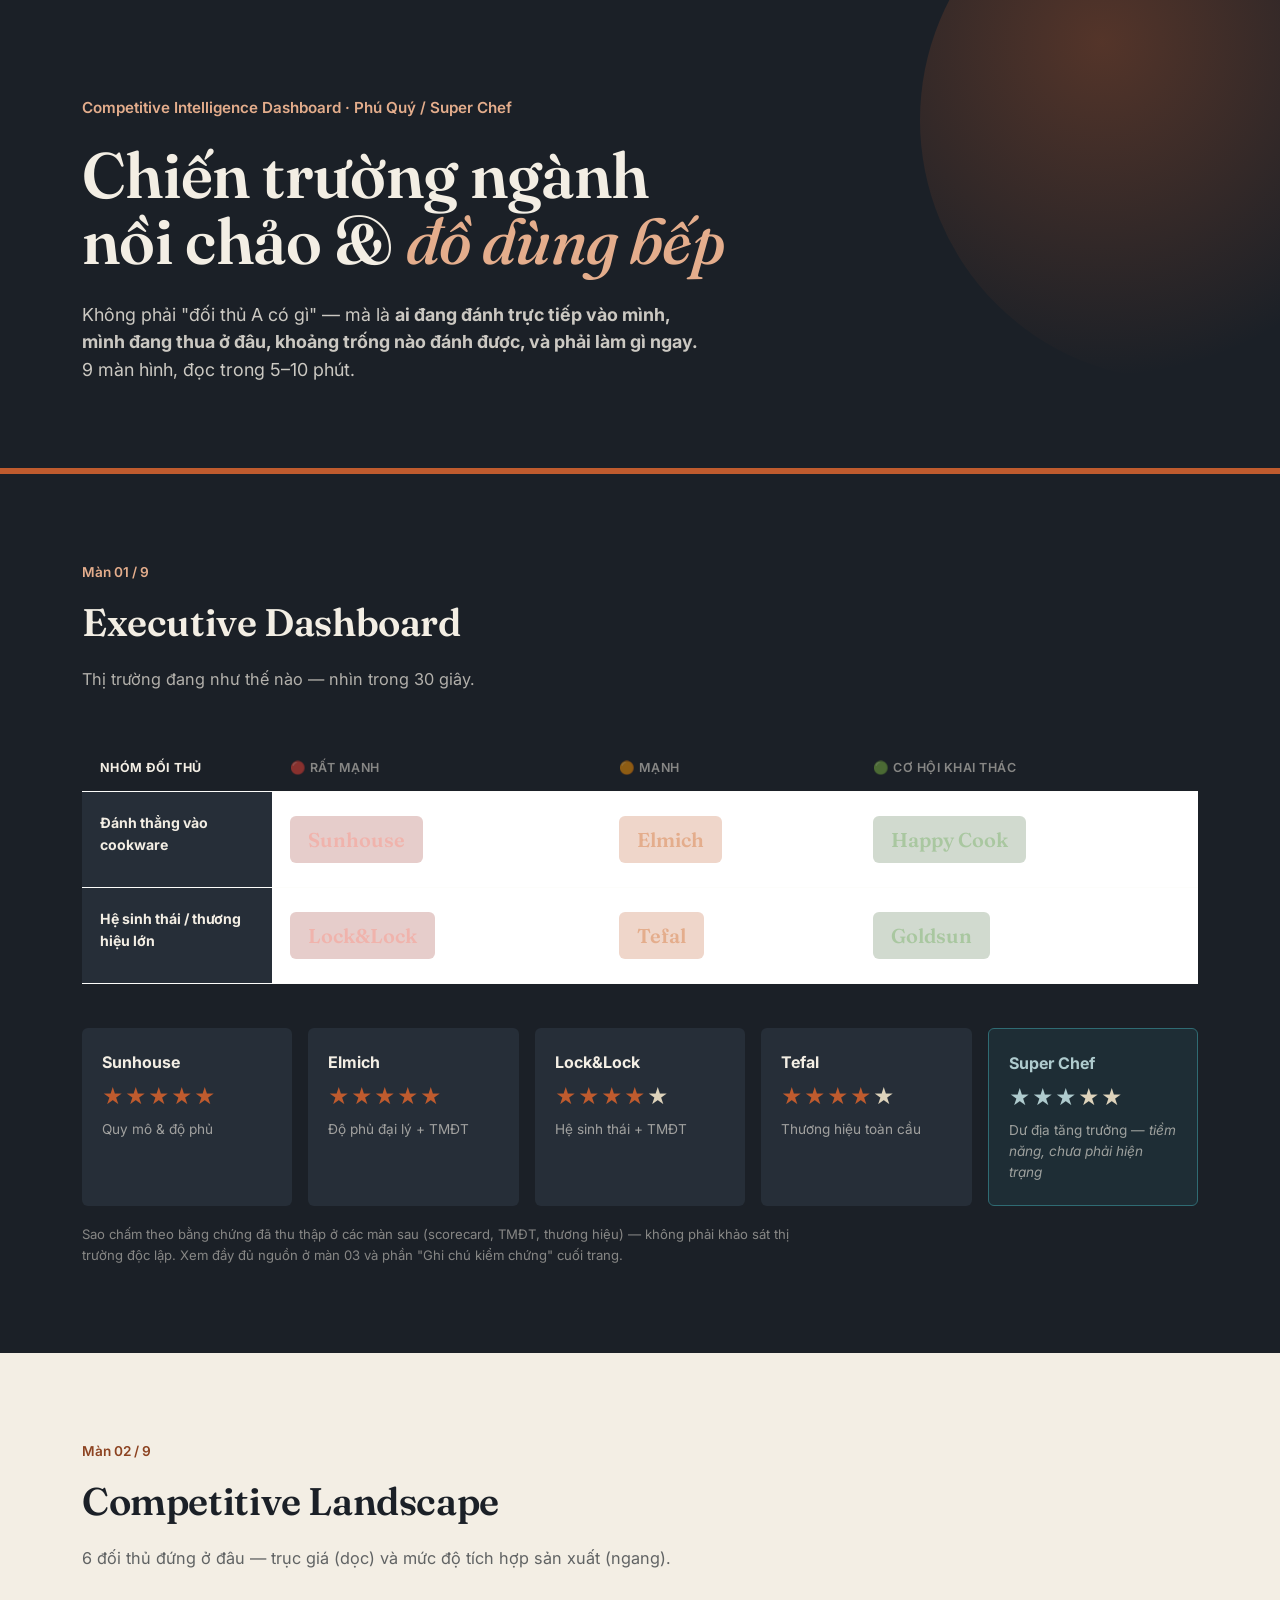
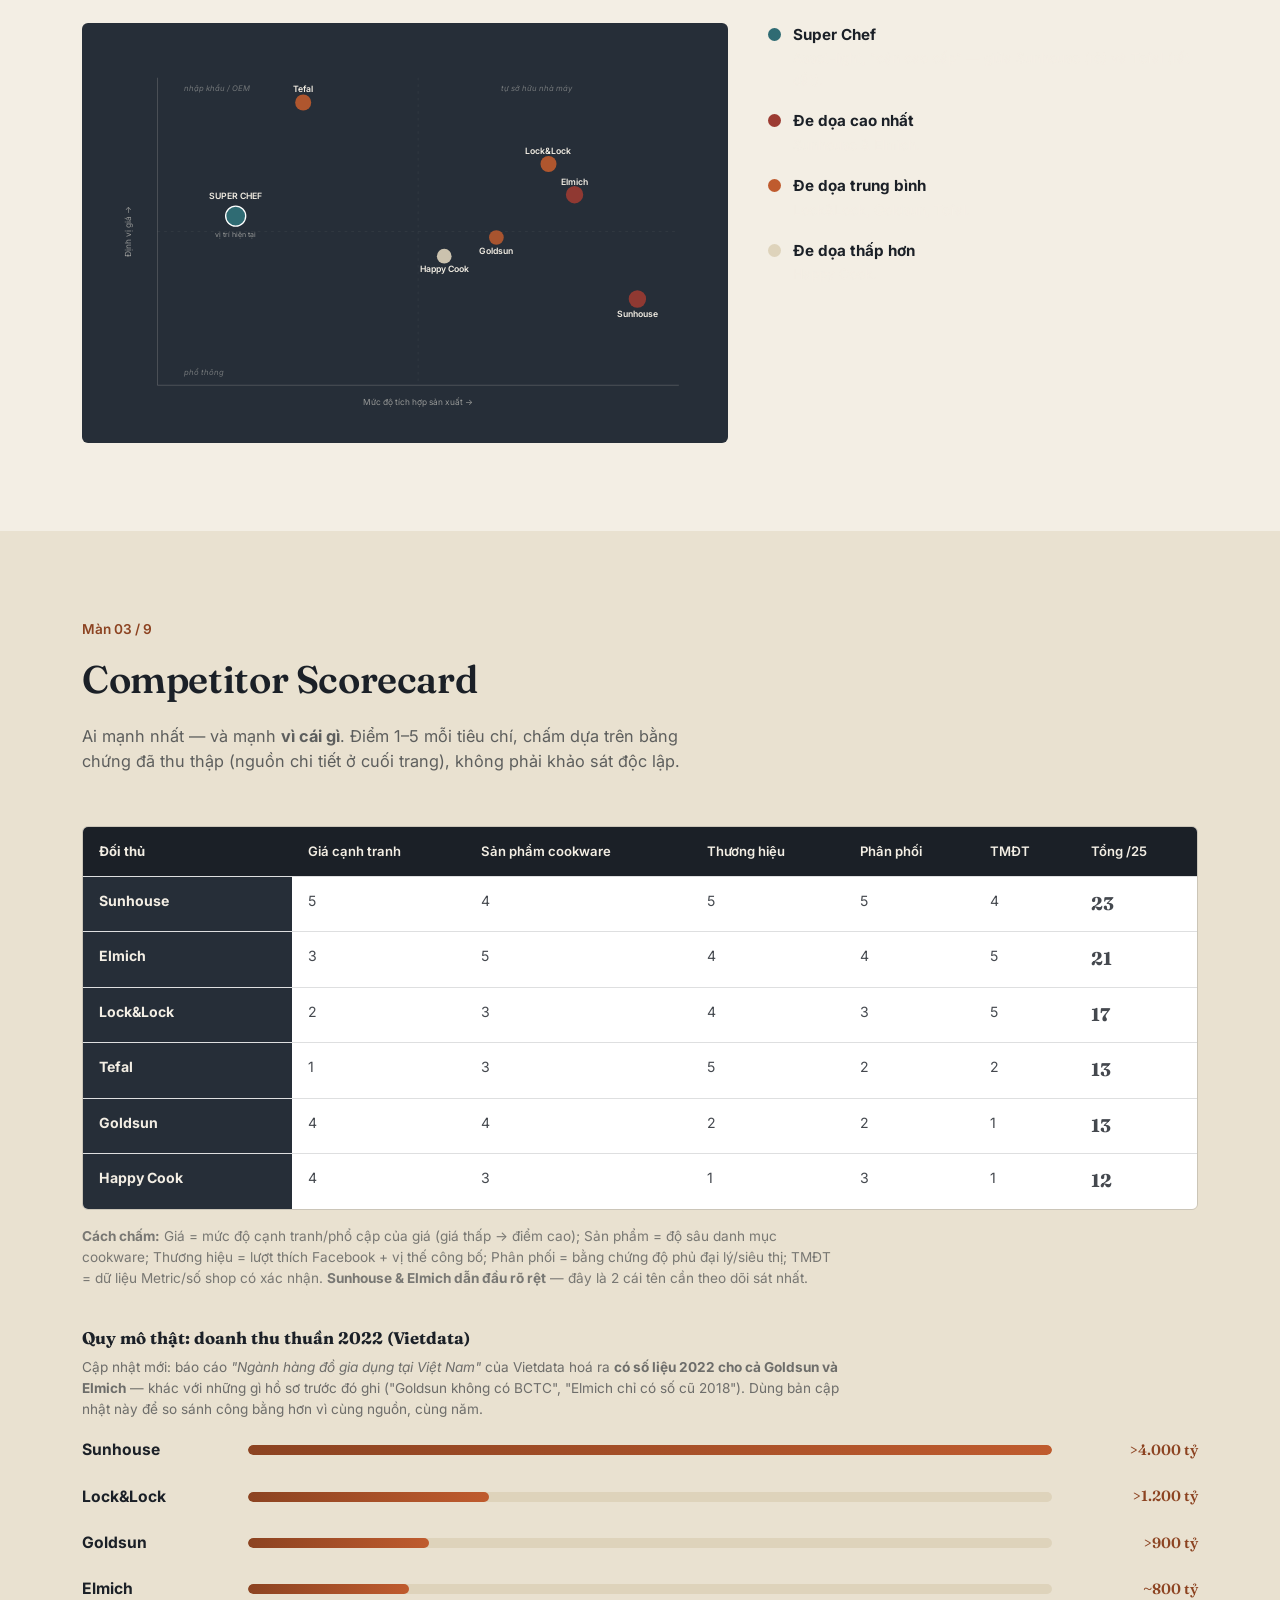
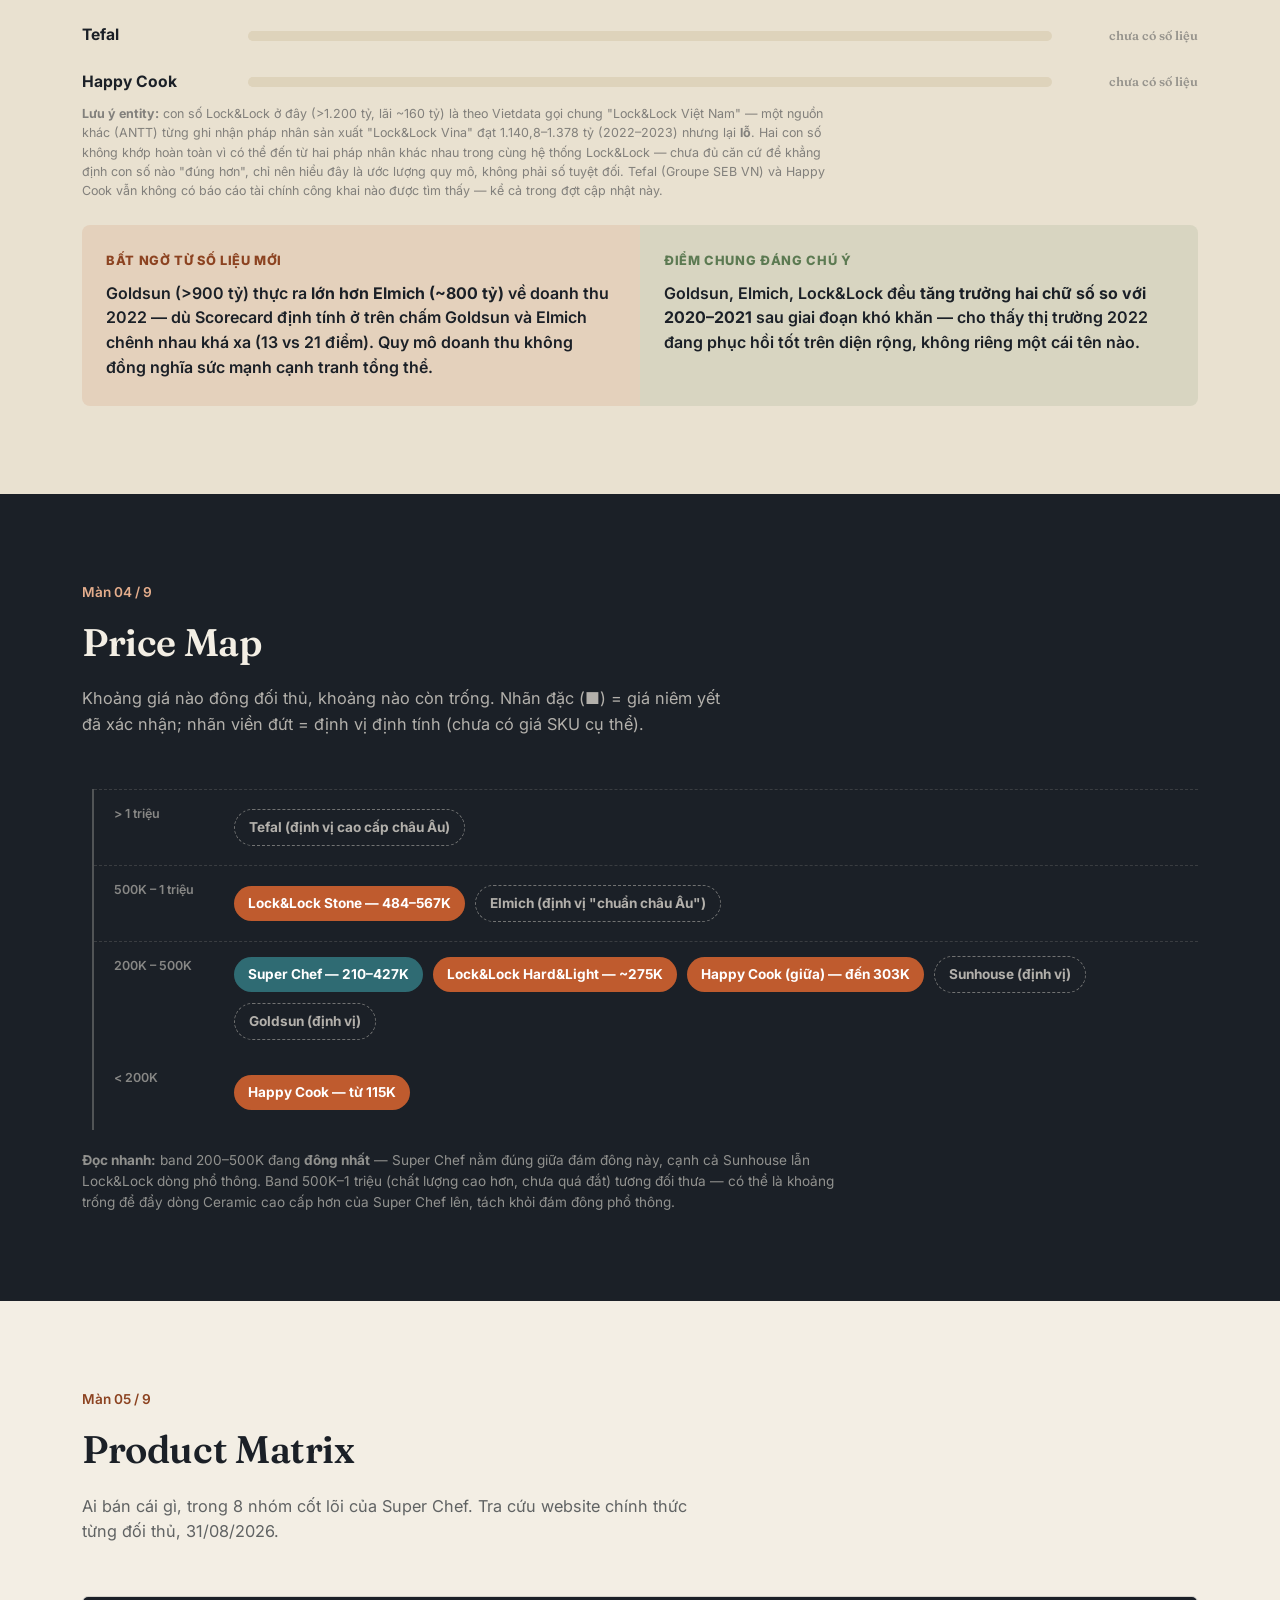
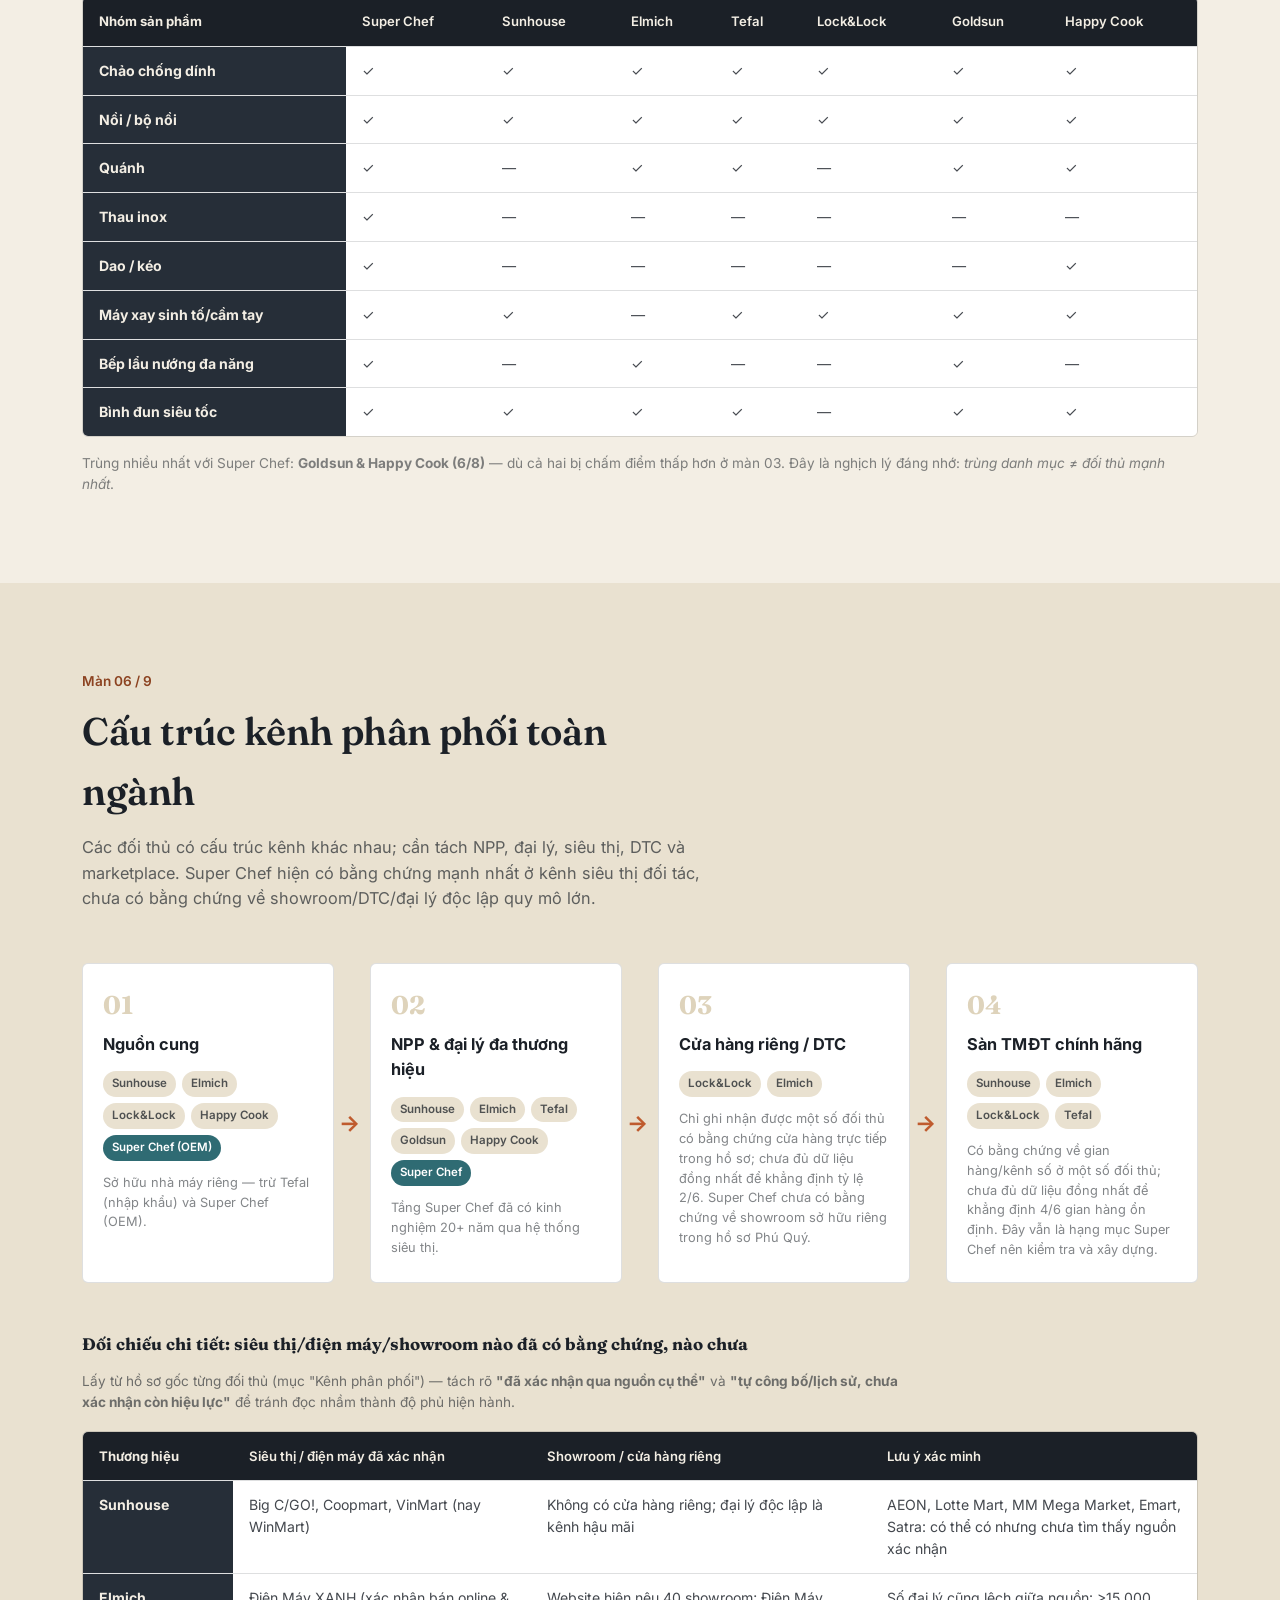
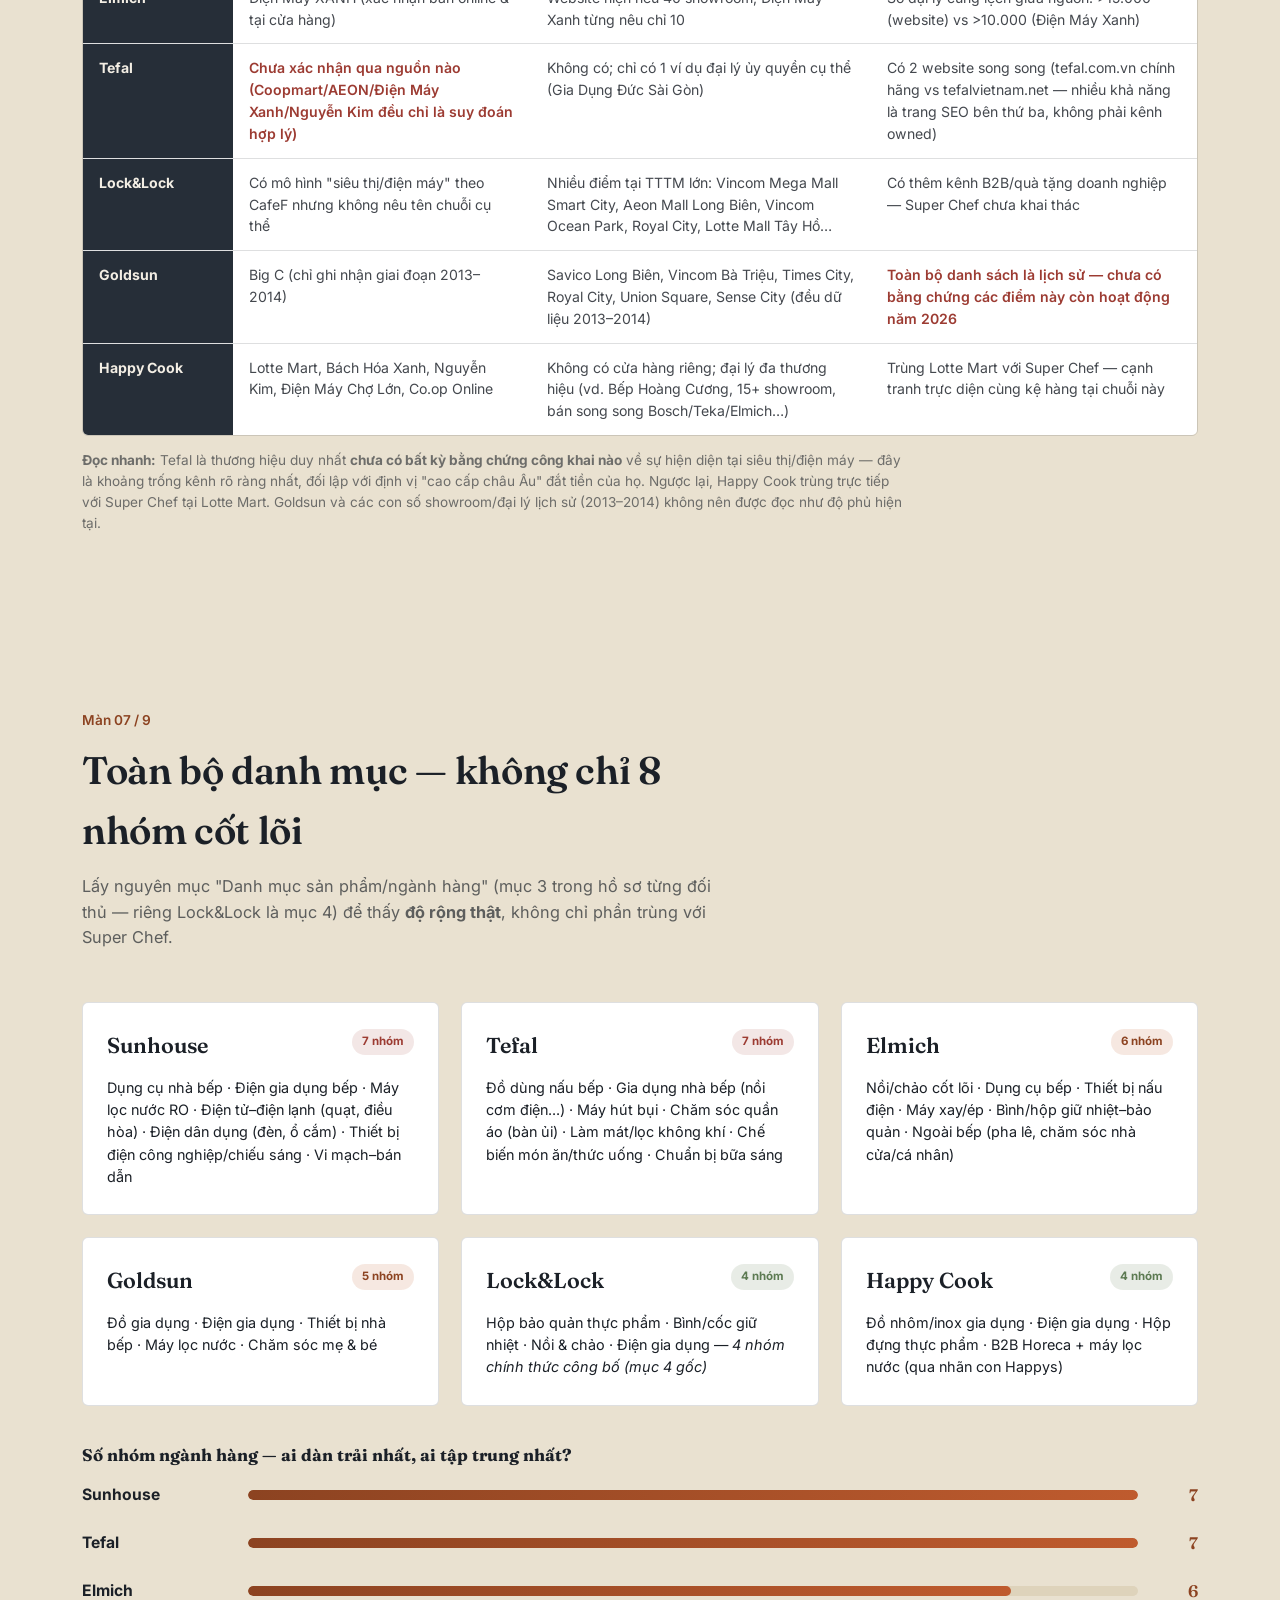
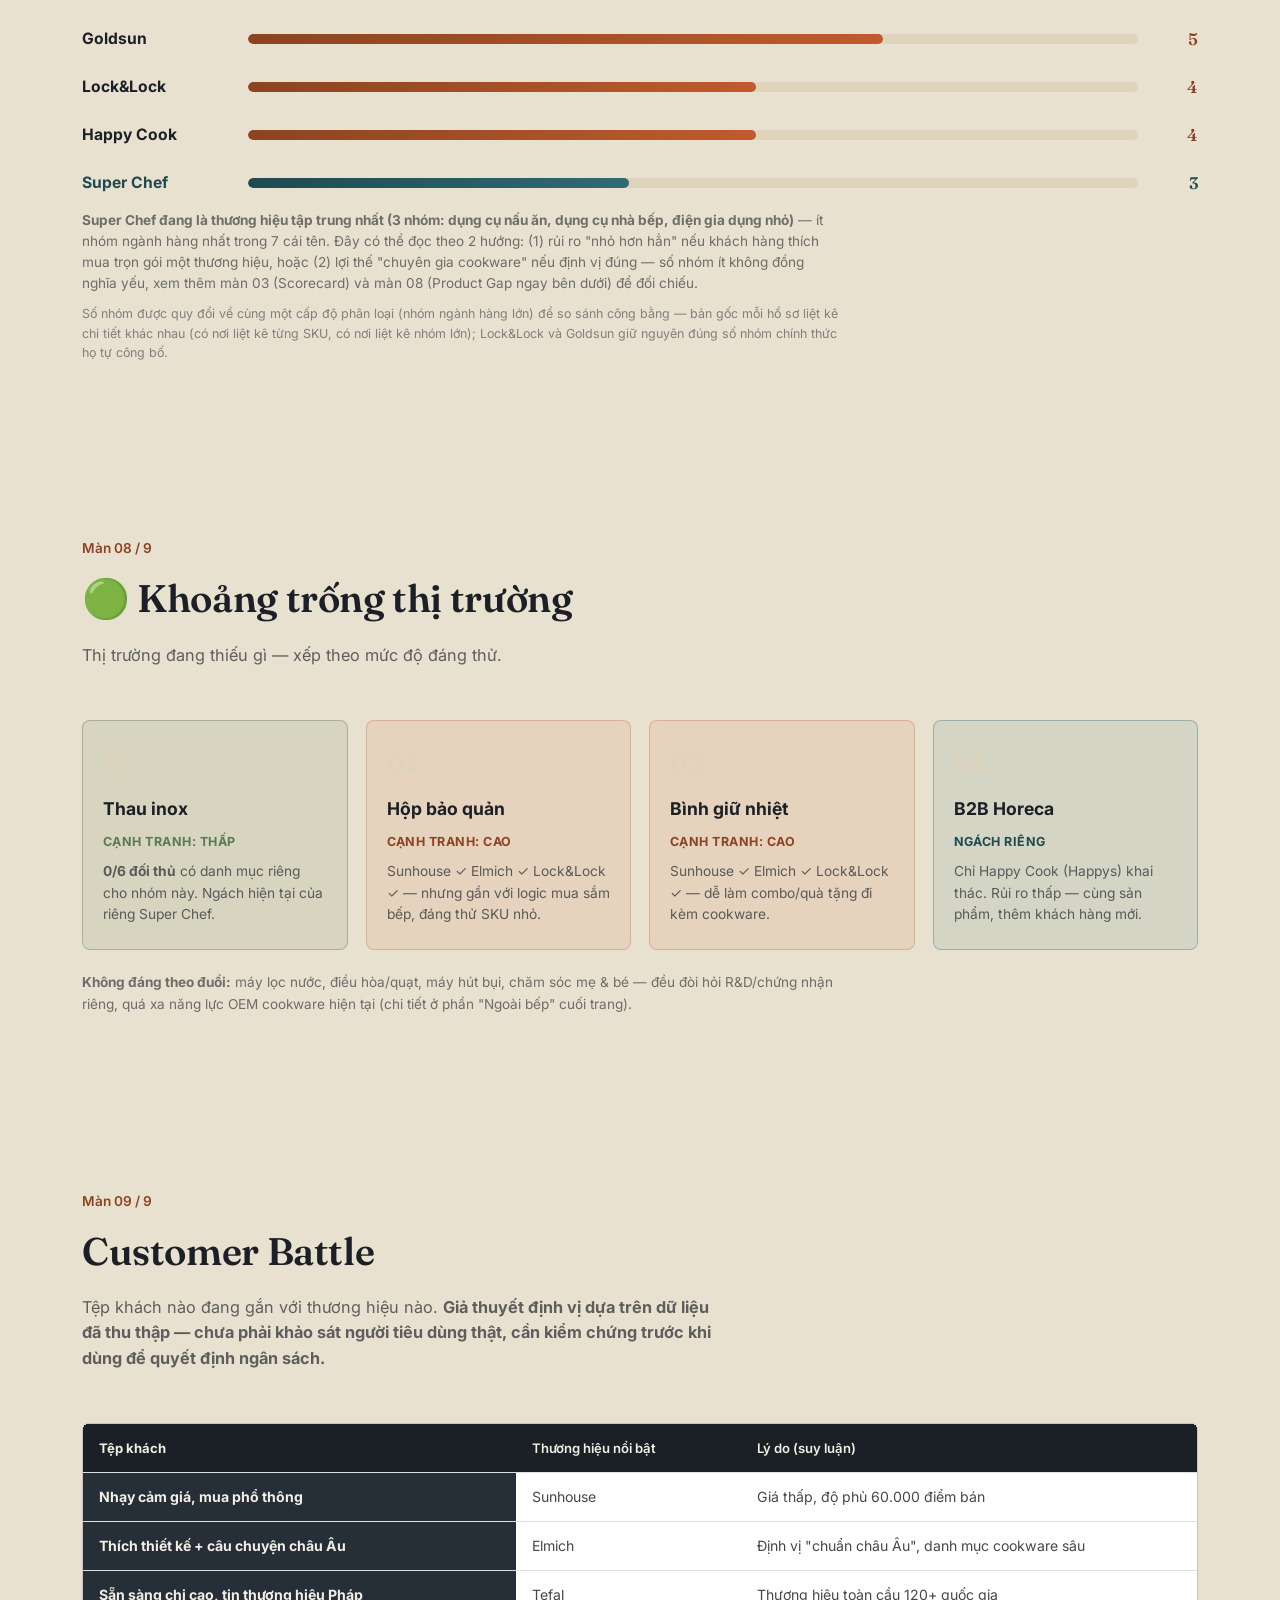
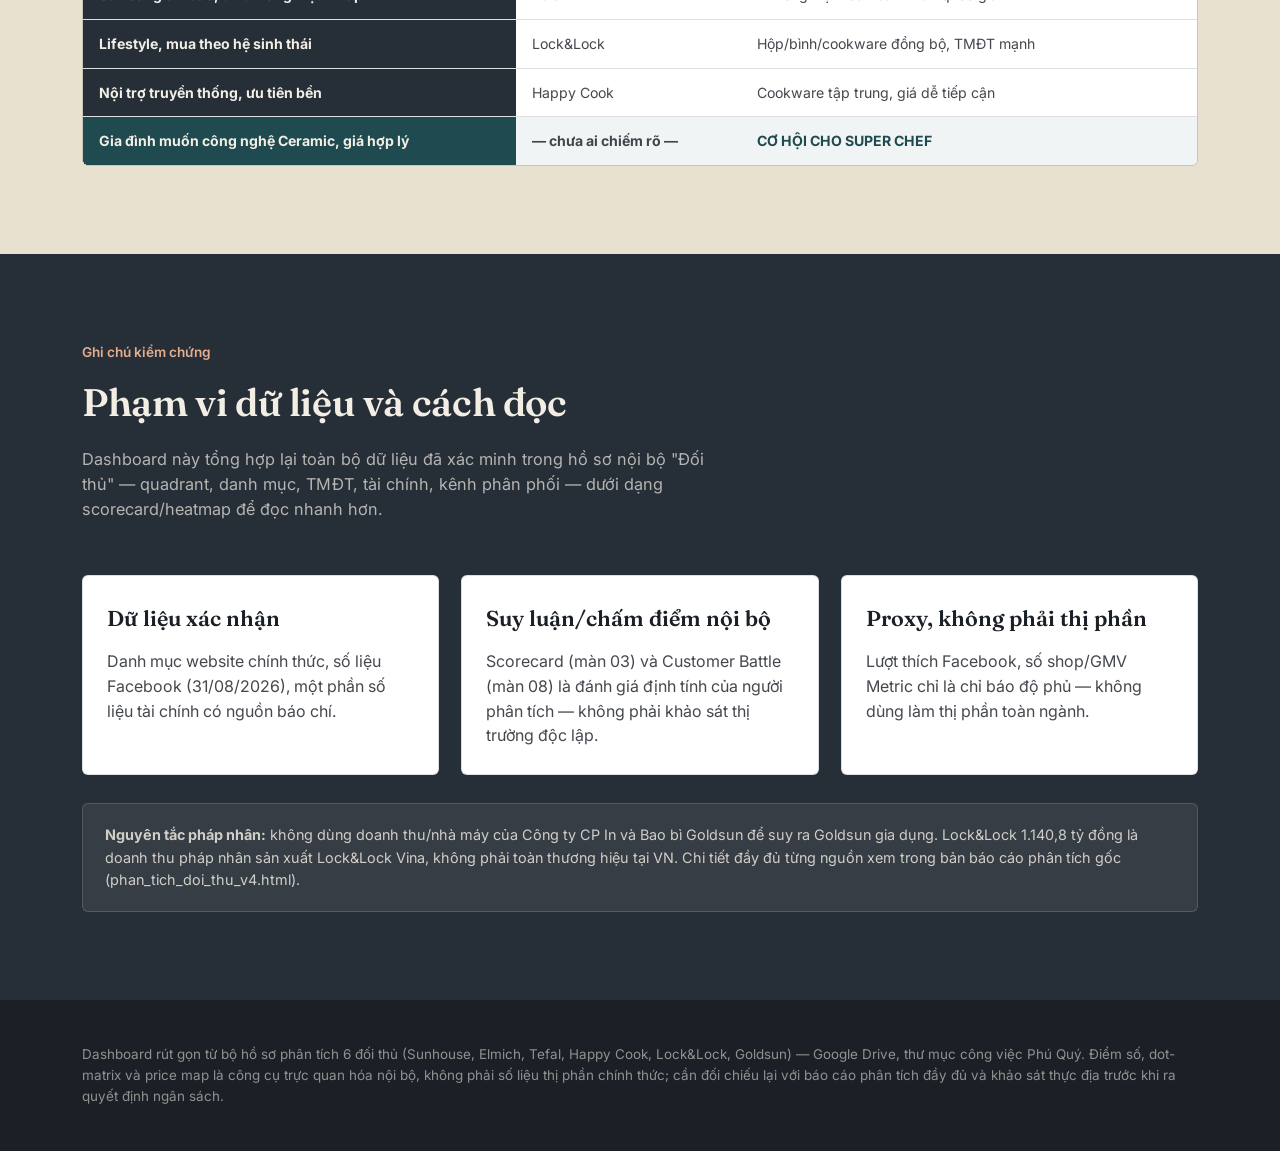
<file: assets/Dashboard_Doi_Thu.html>
<!DOCTYPE html>
<html lang="vi">
<head>
<meta charset="UTF-8">
<meta name="viewport" content="width=device-width, initial-scale=1.0">
<title>Bản đồ đối thủ — Ngành gia dụng bếp Việt Nam</title>
<link rel="preconnect" href="https://fonts.googleapis.com">
<link href="https://fonts.googleapis.com/css2?family=Fraunces:opsz,wght@9..144,400;9..144,500;9..144,600;9..144,700;9..144,900&family=Inter:wght@400;500;600;700;800&display=swap" rel="stylesheet">
<style>
  :root{
    --ink:#1B2027;
    --ink-2:#262E38;
    --ink-3:#333D49;
    --paper:#F3EEE4;
    --paper-2:#E9E1D0;
    --paper-3:#DED3BB;
    --copper:#BF5B2E;
    --copper-dim:#8C4321;
    --copper-soft:#E4AD8C;
    --teal:#2F6B73;
    --teal-dim:#1F4A50;
    --teal-soft:#AFCBCE;
    --brick:#9C3B32;
    --sage:#5C7A52;
    --line:rgba(27,32,39,0.14);
    --line-dark:rgba(243,238,228,0.16);
    --serif:'Fraunces', Georgia, serif;
    --sans:'Inter', -apple-system, sans-serif;
  }
  *{box-sizing:border-box; margin:0; padding:0;}
  html{scroll-behavior:smooth;}
  body{
    font-family:var(--sans);
    background:var(--paper);
    color:var(--ink);
    line-height:1.55;
    -webkit-font-smoothing:antialiased;
  }
  img,svg{display:block; max-width:100%;}
  .wrap{max-width:1180px; margin:0 auto; padding:0 32px;}
  @media (max-width:640px){ .wrap{padding:0 20px;} }

  a{color:inherit;}

  /* ---------- HERO ---------- */
  .hero{
    background:var(--ink);
    color:var(--paper);
    padding:96px 0 84px;
    position:relative;
    overflow:hidden;
    border-bottom:6px solid var(--copper);
  }
  .hero::before{
    content:"";
    position:absolute; top:-140px; right:-160px;
    width:520px; height:520px; border-radius:50%;
    background:radial-gradient(circle at 35% 35%, rgba(191,91,46,0.35), rgba(191,91,46,0) 70%);
  }
  .hero .kicker{
    font-size:0.95rem; color:var(--copper-soft); font-weight:600;
    max-width:560px; margin-bottom:22px;
  }
  .hero h1{
    font-family:var(--serif);
    font-weight:600;
    font-size:clamp(2.5rem, 5vw, 4.3rem);
    line-height:1.04;
    max-width:820px;
    letter-spacing:-0.01em;
  }
  .hero h1 em{ font-style:italic; color:var(--copper-soft); font-weight:500;}
  .hero .lede{
    margin-top:26px; max-width:620px; font-size:1.12rem; color:rgba(243,238,228,0.82);
  }
  .hero-stats{
    display:flex; gap:56px; margin-top:56px; flex-wrap:wrap;
  }
  .hero-stat .num{
    font-family:var(--serif); font-weight:600; font-size:3.1rem; color:var(--paper); line-height:1;
  }
  .hero-stat .lab{
    margin-top:8px; font-size:0.88rem; color:rgba(243,238,228,0.65); max-width:170px;
  }

  /* ---------- SECTION HEADS ---------- */
  section{ padding:88px 0; }
  section.on-ink{ background:var(--ink); color:var(--paper); }
  .sec-head{ max-width:640px; margin-bottom:52px; }
  .sec-head .tag{ font-size:0.85rem; color:var(--copper-dim); font-weight:600; margin-bottom:10px;}
  section.on-ink .sec-head .tag{ color:var(--copper-soft); }
  .sec-head h2{
    font-family:var(--serif); font-weight:600; font-size:clamp(1.7rem,3vw,2.5rem); letter-spacing:-0.01em;
  }
  .sec-head p{ margin-top:14px; color:rgba(27,32,39,0.68); font-size:1.02rem; }
  section.on-ink .sec-head p{ color:rgba(243,238,228,0.7); }

  /* ---------- QUADRANT MAP ---------- */
  .quad-shell{
    display:grid; grid-template-columns: 1.5fr 1fr; gap:40px; align-items:start;
  }
  @media (max-width:900px){ .quad-shell{ grid-template-columns:1fr; } }
  .quad-card{
    background:var(--ink-2); border-radius:6px; padding:28px 22px 18px;
  }
  .axis-label{ font-size:0.78rem; fill:rgba(243,238,228,0.55); font-family:var(--sans); }
  .quad-label{ font-size:0.72rem; fill:rgba(243,238,228,0.38); font-family:var(--sans); font-style:italic;}
  .node-label{ font-family:var(--sans); font-weight:600; font-size:13px; fill:var(--paper); }
  .node-sub{ font-family:var(--sans); font-size:10.5px; fill:rgba(243,238,228,0.55); }

  .legend{ display:flex; flex-direction:column; gap:18px; }
  .legend-item{ display:flex; gap:12px; align-items:flex-start; }
  .legend-dot{ width:13px; height:13px; border-radius:50%; margin-top:5px; flex:none; }
  .legend-item h4{ font-size:0.95rem; font-weight:700; }
  .legend-item p{ font-size:0.86rem; color:rgba(243,238,228,0.62); margin-top:2px; }

  /* ---------- THREAT BARS ---------- */
  .threat-list{ display:flex; flex-direction:column; gap:22px; margin-top:8px; }
  .threat-row{ display:grid; grid-template-columns:150px 1fr 44px; align-items:center; gap:16px; }
  .threat-row .name{ font-weight:700; font-size:0.98rem; }
  .threat-track{ height:10px; background:var(--paper-3); border-radius:6px; overflow:hidden; }
  .threat-fill{ height:100%; border-radius:6px; background:linear-gradient(90deg, var(--copper-dim), var(--copper)); }
  .threat-row .score{ font-family:var(--serif); font-weight:600; font-size:1.05rem; text-align:right; color:var(--copper-dim);}
  .threat-note{ grid-column:1 / -1; font-size:0.85rem; color:rgba(27,32,39,0.6); margin-top:-10px; padding-left:166px;}
  @media (max-width:640px){
    .threat-row{ grid-template-columns:110px 1fr 36px; }
    .threat-note{ padding-left:0; }
  }
  .threat-row.wide-score{ grid-template-columns:150px 1fr 130px; }
  .threat-row.wide-score .score{ font-size:0.92rem; white-space:nowrap; }
  @media (max-width:640px){ .threat-row.wide-score{ grid-template-columns:110px 1fr 110px; } }

  /* ---------- CARD GRID ---------- */
  .card-grid{
    display:grid; grid-template-columns:repeat(3, 1fr); gap:22px;
  }
  @media (max-width:920px){ .card-grid{ grid-template-columns:repeat(2,1fr);} }
  @media (max-width:640px){ .card-grid{ grid-template-columns:1fr;} }
  .rival-card{
    background:#fff; color:var(--ink); border:1px solid var(--line); border-radius:6px; padding:26px 24px;
    display:flex; flex-direction:column; gap:14px;
  }
  /* High-contrast override for cards placed inside dark sections. */
  .on-ink .rival-card,
  .on-ink .rival-card h3,
  .on-ink .rival-card p,
  .on-ink .rival-card .field{
    color:var(--ink);
  }
  .on-ink .rival-card p,
  .on-ink .rival-card .field{
    color:rgba(27,32,39,.82);
  }
  .rival-card .top{ display:flex; justify-content:space-between; align-items:flex-start; gap:10px;}
  .rival-card h3{ font-family:var(--serif); font-size:1.35rem; font-weight:600; }
  .pill{
    font-size:0.72rem; font-weight:700; padding:4px 10px; border-radius:20px; white-space:nowrap;
  }
  .pill.high{ background:rgba(156,59,50,0.12); color:var(--brick); }
  .pill.mid{ background:rgba(191,91,46,0.14); color:var(--copper-dim); }
  .pill.low{ background:rgba(92,122,82,0.14); color:var(--sage); }
  .rival-card .field{ font-size:0.9rem; }
  .rival-card .field b{ display:block; font-size:0.72rem; text-transform:uppercase; letter-spacing:0.04em; color:rgba(27,32,39,0.45); font-weight:700; margin-bottom:3px;}
  .rival-card .gap{
    margin-top:auto; padding-top:14px; border-top:1px dashed var(--line);
    font-size:0.88rem; color:var(--teal-dim); font-weight:500;
  }
  .rival-card .field.scale{
    background:var(--paper); border-radius:5px; padding:12px 14px; margin:2px 0;
  }
  .rival-card .field.scale b{ color:var(--copper-dim); }
  .rival-card .field.scale .u{ color:var(--brick); font-weight:600; }
  .fn{
    display:inline-block; font-size:0.68rem; color:var(--teal-dim); font-weight:700;
    vertical-align:super; margin-left:2px; cursor:default;
  }
  .cite-block{
    margin-top:36px; padding-top:24px; border-top:1px solid var(--line);
  }
  .cite-block h5{ font-size:0.82rem; text-transform:uppercase; letter-spacing:0.04em; color:rgba(27,32,39,0.5); margin-bottom:14px; font-weight:700;}
  .cite-grid{ display:grid; grid-template-columns:repeat(3,1fr); gap:10px 28px; }
  @media (max-width:920px){ .cite-grid{ grid-template-columns:repeat(2,1fr);} }
  @media (max-width:640px){ .cite-grid{ grid-template-columns:1fr;} }
  .cite-item{ font-size:0.82rem; color:rgba(27,32,39,0.62); line-height:1.5; }
  .cite-item b{ color:var(--ink); font-weight:700; }
  .cite-item .unc{ color:var(--brick); font-weight:600; }


  .source-row{margin-top:10px; font-size:.76rem; line-height:1.45; color:rgba(27,32,39,.62);}
  .source-row a,.source-link{color:var(--teal-dim); font-weight:700; text-decoration:underline; text-underline-offset:2px;}
  .source-row a:hover,.source-link:hover{color:var(--copper-dim);}
  .method-note{margin-top:18px; padding:14px 16px; background:rgba(47,107,115,.08); border-left:4px solid var(--teal); font-size:.86rem; color:rgba(27,32,39,.78);}

  /* ---------- TABLE ---------- */
  .table-scroll{ overflow-x:auto; border:1px solid var(--line); border-radius:6px; }
  table{ border-collapse:collapse; width:100%; min-width:920px; font-size:0.88rem; background:#fff;}
  thead th{
    text-align:left; padding:14px 16px; background:var(--ink); color:var(--paper);
    font-weight:600; font-size:0.82rem; position:sticky; top:0;
  }
  thead th:first-child, tbody td:first-child{
    position:sticky; left:0; background:var(--ink); color:var(--paper); z-index:2;
    min-width:150px; font-weight:700;
  }
  tbody td:first-child{ background:var(--ink-2); }
  tbody td{ padding:13px 16px; border-top:1px solid var(--line); vertical-align:top; color:rgba(27,32,39,0.82);}
  tbody tr.anchor td{ background:rgba(47,107,115,0.07); }
  tbody tr.anchor td:first-child{ background:var(--teal-dim); }

  /* ---------- CHANNEL FLOW DIAGRAM ---------- */
  .flow-wrap{ overflow-x:auto; padding-bottom:8px;}
  .flow{ display:flex; align-items:stretch; gap:0; min-width:920px; }
  .flow-stage{
    flex:1; background:#fff; border:1px solid var(--line); border-radius:6px; padding:22px 20px;
    position:relative;
  }
  .flow-stage + .flow-stage{ margin-left:36px; }
  .flow-stage::before{
    content:"→"; position:absolute; left:-32px; top:50%; transform:translateY(-50%);
    font-size:1.4rem; color:var(--copper); font-weight:700;
  }
  .flow-stage .step-no{ font-family:var(--serif); font-size:1.6rem; color:var(--paper-3); font-weight:700; }
  .flow-stage h4{ font-size:1.02rem; margin-top:6px; font-weight:700;}
  .flow-stage .tags{ display:flex; flex-wrap:wrap; gap:6px; margin-top:14px; }
  .tag-chip{
    font-size:0.72rem; padding:4px 9px; border-radius:20px; background:var(--paper-2); font-weight:600;
    color:rgba(27,32,39,0.75);
  }
  .tag-chip.sc{ background:var(--teal); color:#fff; }
  .flow-stage .note{ margin-top:12px; font-size:0.8rem; color:rgba(27,32,39,0.55); }

  /* ---------- GAP → OPPORTUNITY ---------- */
  .gap-grid{ display:flex; flex-direction:column; gap:0; }
  .gap-row{
    display:grid; grid-template-columns:1fr 40px 1fr; gap:0; align-items:stretch;
    border-top:1px solid var(--line-dark);
  }
  .gap-row:last-child{ border-bottom:1px solid var(--line-dark); }
  .gap-cell{ padding:24px 22px; }
  .gap-cell.weak{ }
  .gap-cell.weak b{ color:var(--copper-soft); }
  .gap-cell.opp{ }
  .gap-cell.opp b{ color:var(--sage); }
  .gap-cell b{ display:block; font-size:0.72rem; text-transform:uppercase; letter-spacing:0.05em; margin-bottom:6px; font-weight:700;}
  .gap-cell p{ font-size:0.94rem; color:rgba(243,238,228,0.82); }
  .gap-arrow{ display:flex; align-items:center; justify-content:center; color:var(--copper-soft); font-size:1.3rem; font-weight:700;}
  @media (max-width:760px){
    .gap-row{ grid-template-columns:1fr; }
    .gap-arrow{ display:none; }
  }

  /* ---------- RECOMMENDATIONS ---------- */
  .reco-list{ display:flex; flex-direction:column; gap:0; counter-reset:reco; }
  .reco-item{
    display:grid; grid-template-columns:64px 1fr; gap:22px; padding:30px 0; border-top:1px solid var(--line);
  }
  .reco-item:last-child{ border-bottom:1px solid var(--line); }
  .reco-num{ font-family:var(--serif); font-size:2.2rem; font-weight:600; color:var(--paper-3); }
  .reco-item h4{ font-size:1.12rem; font-weight:700; margin-bottom:8px; }
  .reco-item p{ font-size:0.95rem; color:rgba(27,32,39,0.72); max-width:640px;}
  .reco-item .src{ display:inline-block; margin-top:10px; font-size:0.78rem; color:var(--teal-dim); font-weight:600; background:rgba(47,107,115,0.08); padding:4px 10px; border-radius:20px;}

  footer{
    background:var(--ink); color:rgba(243,238,228,0.55); padding:44px 0; font-size:0.84rem;
  }
  footer strong{ color:var(--paper); }

  /* ---------- DASHBOARD ADD-ONS ---------- */
  .stars{ font-size:1.3rem; letter-spacing:2px; color:var(--copper); }
  .stars .off{ color:var(--paper-3); }
  .star-card{ background:var(--ink-2); border-radius:6px; padding:22px 20px; }
  .star-card .who{ font-weight:700; font-size:1rem; color:var(--paper); margin-bottom:6px;}
  .star-card .why{ font-size:0.85rem; color:rgba(243,238,228,0.6); margin-top:6px;}
  .star-grid{ display:grid; grid-template-columns:repeat(5,1fr); gap:16px; }
  @media (max-width:920px){ .star-grid{ grid-template-columns:repeat(2,1fr);} }

  .tier-table{ width:100%; border-collapse:collapse; }
  .tier-table th{ text-align:left; padding:14px 18px; font-size:0.78rem; text-transform:uppercase; letter-spacing:0.04em; color:rgba(243,238,228,0.5); border-bottom:1px solid var(--line-dark); }
  .tier-table td{ padding:20px 18px; border-bottom:1px solid var(--line-dark); vertical-align:top; }
  .tier-table td:first-child{ font-weight:700; color:var(--paper); width:190px; }
  .tier-pill{ display:inline-block; font-family:var(--serif); font-size:1.25rem; font-weight:600; padding:8px 18px; border-radius:6px; margin:4px 6px 4px 0;}
  .tier-pill.hot{ background:rgba(156,59,50,0.25); color:#F0B3AC; }
  .tier-pill.warm{ background:rgba(191,91,46,0.25); color:var(--copper-soft); }
  .tier-pill.opp{ background:rgba(92,122,82,0.28); color:#A9C7A0; }

  .dot{ display:inline-block; width:16px; height:16px; border-radius:50%; }
  .dot.red{ background:var(--brick); }
  .dot.amber{ background:#D9A430; }
  .dot.green{ background:var(--sage); }
  .dot-wrap{ display:inline-flex; align-items:center; gap:7px; font-weight:700; font-family:var(--serif); font-size:1.05rem; }
  .dot-table td, .dot-table th{ text-align:center; }
  .dot-table td:first-child, .dot-table th:first-child{ text-align:left; }
  .dot-table td.sc-col, .dot-table th.sc-col{ background:rgba(47,107,115,0.12); }
  .dot-table th.sc-col{ background:var(--teal-dim); color:#fff; }
  .dot-legend{ display:flex; gap:22px; margin-top:14px; font-size:0.82rem; color:rgba(27,32,39,0.6); align-items:center; flex-wrap:wrap;}
  .dot-legend span{ display:inline-flex; align-items:center; gap:7px; }

  .strategy-line{ display:flex; gap:32px; flex-wrap:wrap; margin-top:22px; padding:18px 22px; background:var(--ink-2); border-radius:6px; }
  .strategy-line div{ font-size:0.9rem; color:rgba(243,238,228,0.85); }
  .strategy-line b{ display:block; font-size:0.72rem; text-transform:uppercase; letter-spacing:0.04em; margin-bottom:4px; font-weight:700;}
  .strategy-line .red-b{ color:#F0938A; }
  .strategy-line .yellow-b{ color:#F0CE7C; }
  .strategy-line .warn-b{ color:var(--copper-soft); }

  .verdict3-grid{ display:grid; grid-template-columns:repeat(3,1fr); gap:0; margin-top:28px; border-radius:8px; overflow:hidden; }
  @media (max-width:800px){ .verdict3-grid{ grid-template-columns:1fr; } }
  .verdict3{ padding:24px 22px; }
  .verdict3.green{ background:rgba(92,122,82,0.14); }
  .verdict3.yellow{ background:rgba(217,164,48,0.14); }
  .verdict3.red{ background:rgba(156,59,50,0.14); }
  .verdict3 .v-tag{ font-size:0.72rem; text-transform:uppercase; letter-spacing:0.05em; font-weight:800; margin-bottom:8px; }
  .verdict3.green .v-tag{ color:var(--sage); }
  .verdict3.yellow .v-tag{ color:#B98A1E; }
  .verdict3.red .v-tag{ color:var(--brick); }
  .verdict3 h4{ font-size:1.15rem; font-weight:700; margin-bottom:6px; }
  .verdict3 p{ font-size:0.86rem; color:rgba(27,32,39,0.65); }

  .channel-scale-grid{ display:grid; grid-template-columns:1.2fr 1fr; gap:32px; align-items:start; }
  @media (max-width:960px){ .channel-scale-grid{ grid-template-columns:1fr; } }
  .scale-card{ background:var(--paper-2); border:1px solid var(--line); border-radius:8px; padding:22px 20px 14px; }
  .scale-card h4{ font-size:0.95rem; font-weight:700; text-align:center; }
  .scale-card .sub{ font-size:0.78rem; color:rgba(27,32,39,0.55); text-align:center; margin-top:4px; margin-bottom:10px;}
  .bubble-label{ font-family:var(--sans); font-weight:700; fill:#fff; text-anchor:middle; dominant-baseline:middle; }
  .bubble-label-out{ font-family:var(--sans); font-weight:700; fill:var(--ink); text-anchor:middle; }

  .decision-box{ margin-top:8px; background:var(--ink); border-radius:8px; padding:6px 0; }
  .decision-item{ display:grid; grid-template-columns:56px 1fr; gap:18px; padding:22px 26px; border-top:1px solid var(--line-dark); align-items:start;}
  .decision-item:first-child{ border-top:none; }
  .decision-num{ font-family:var(--serif); font-size:1.8rem; font-weight:700; color:var(--paper-3); }
  .decision-item h4{ color:var(--paper); font-size:1.02rem; font-weight:700; margin-bottom:4px; }
  .decision-item .d-stars{ color:var(--copper-soft); letter-spacing:2px; font-size:0.95rem; margin-bottom:6px;}
  .decision-item .d-stars .off{ color:rgba(243,238,228,0.2); }
  .decision-item p{ color:rgba(243,238,228,0.65); font-size:0.88rem; }

  .score-total{ font-family:var(--serif); font-weight:700; font-size:1.15rem; }

  .price-map{ display:flex; flex-direction:column-reverse; border-left:2px solid rgba(243,238,228,0.25); margin-left:10px; }
  .price-band{ display:flex; align-items:stretch; min-height:76px; border-top:1px dashed rgba(243,238,228,0.14); position:relative; }
  .price-band:first-child{ border-top:none; }
  .price-band .band-label{ width:130px; flex:none; padding:14px 16px 14px 20px; font-size:0.78rem; color:rgba(243,238,228,0.5); font-weight:600; }
  .price-band .band-content{ flex:1; display:flex; flex-wrap:wrap; gap:10px; align-items:center; padding:14px 10px; }
  .price-tag{ background:var(--copper); color:#fff; font-weight:700; font-size:0.85rem; padding:7px 14px; border-radius:20px; white-space:nowrap;}
  .price-tag.sc{ background:var(--teal); }
  .price-tag.unc{ background:transparent; border:1.5px dashed rgba(243,238,228,0.4); color:rgba(243,238,228,0.7); }

  .gapcard-grid{ display:grid; grid-template-columns:repeat(4,1fr); gap:18px; }
  @media (max-width:960px){ .gapcard-grid{ grid-template-columns:repeat(2,1fr);} }
  @media (max-width:560px){ .gapcard-grid{ grid-template-columns:1fr;} }
  .gapcard{ border-radius:8px; padding:24px 20px; display:flex; flex-direction:column; gap:10px; }
  .gapcard.low{ background:rgba(92,122,82,0.12); border:1.5px solid rgba(92,122,82,0.4); }
  .gapcard.high{ background:rgba(191,91,46,0.10); border:1.5px solid rgba(191,91,46,0.3); }
  .gapcard.niche{ background:rgba(47,107,115,0.10); border:1.5px solid rgba(47,107,115,0.35); }
  .gapcard .gc-num{ font-family:var(--serif); font-size:1.6rem; font-weight:700; color:var(--paper-3); }
  .gapcard h4{ font-size:1.1rem; font-weight:700; }
  .gapcard .gc-level{ font-size:0.78rem; font-weight:700; text-transform:uppercase; letter-spacing:0.04em; }
  .gapcard.low .gc-level{ color:var(--sage); }
  .gapcard.high .gc-level{ color:var(--copper-dim); }
  .gapcard.niche .gc-level{ color:var(--teal-dim); }
  .gapcard p{ font-size:0.86rem; color:rgba(27,32,39,0.68); }

  .action-table td.pri{ font-weight:700; white-space:nowrap; }
  .pri-tag{ display:inline-block; padding:5px 12px; border-radius:6px; font-size:0.78rem; font-weight:700; }
  .pri-tag.p1{ background:rgba(156,59,50,0.14); color:var(--brick); }
  .pri-tag.p2{ background:rgba(191,91,46,0.14); color:var(--copper-dim); }
  .pri-tag.p3{ background:rgba(92,122,82,0.14); color:var(--sage); }

  .verdict-box{ display:grid; grid-template-columns:1fr 1fr; gap:0; margin-top:36px; border-radius:8px; overflow:hidden; }
  @media (max-width:760px){ .verdict-box{ grid-template-columns:1fr; } }
  .verdict-half{ padding:26px 24px; }
  .verdict-half.lose{ background:rgba(156,59,50,0.12); }
  .verdict-half.win{ background:rgba(92,122,82,0.14); }
  .verdict-half h4{ font-size:0.8rem; text-transform:uppercase; letter-spacing:0.05em; font-weight:800; margin-bottom:10px; }
  .verdict-half.lose h4{ color:var(--brick); }
  .verdict-half.win h4{ color:var(--sage); }
  .verdict-half p{ font-size:1rem; font-weight:600; }
</style>
</head>
<body>

<header class="hero">
  <div class="wrap">
    <div class="kicker">Competitive Intelligence Dashboard · Phú Quý / Super Chef</div>
    <h1>Chiến trường ngành<br>nồi&nbsp;chảo &amp; <em>đồ dùng bếp</em></h1>
    <p class="lede">Không phải "đối thủ A có gì" — mà là <b>ai đang đánh trực tiếp vào mình, mình đang thua ở đâu, khoảng trống nào đánh được, và phải làm gì ngay.</b> 9 màn hình, đọc trong 5–10 phút.</p>
  </div>
</header>

<!-- ============ 01. EXECUTIVE DASHBOARD ============ -->
<section class="on-ink">
  <div class="wrap">
    <div class="sec-head">
      <div class="tag">Màn 01 / 9</div>
      <h2>Executive Dashboard</h2>
      <p>Thị trường đang như thế nào — nhìn trong 30 giây.</p>
    </div>

    <table class="tier-table" style="margin-bottom:44px;">
      <thead><tr><th>Nhóm đối thủ</th><th>🔴 Rất mạnh</th><th>🟠 Mạnh</th><th>🟢 Cơ hội khai thác</th></tr></thead>
      <tbody>
        <tr><td>Đánh thẳng vào cookware</td>
          <td><span class="tier-pill hot">Sunhouse</span></td>
          <td><span class="tier-pill warm">Elmich</span></td>
          <td><span class="tier-pill opp">Happy Cook</span></td>
        </tr>
        <tr><td>Hệ sinh thái / thương hiệu lớn</td>
          <td><span class="tier-pill hot">Lock&amp;Lock</span></td>
          <td><span class="tier-pill warm">Tefal</span></td>
          <td><span class="tier-pill opp">Goldsun</span></td>
        </tr>
      </tbody>
    </table>

    <div class="star-grid">
      <div class="star-card"><div class="who">Sunhouse</div><div class="stars">★★★★★</div><div class="why">Quy mô &amp; độ phủ</div></div>
      <div class="star-card"><div class="who">Elmich</div><div class="stars">★★★★★</div><div class="why">Độ phủ đại lý + TMĐT</div></div>
      <div class="star-card"><div class="who">Lock&amp;Lock</div><div class="stars">★★★★<span class="off">★</span></div><div class="why">Hệ sinh thái + TMĐT</div></div>
      <div class="star-card"><div class="who">Tefal</div><div class="stars">★★★★<span class="off">★</span></div><div class="why">Thương hiệu toàn cầu</div></div>
      <div class="star-card" style="background:rgba(47,107,115,0.18); border:1px solid var(--teal);"><div class="who" style="color:var(--teal-soft);">Super Chef</div><div class="stars" style="color:var(--teal-soft);">★★★<span class="off">★★</span></div><div class="why">Dư địa tăng trưởng — <i>tiềm năng, chưa phải hiện trạng</i></div></div>
    </div>
    <p style="margin-top:18px; font-size:0.82rem; color:rgba(243,238,228,0.5); max-width:720px;">Sao chấm theo bằng chứng đã thu thập ở các màn sau (scorecard, TMĐT, thương hiệu) — không phải khảo sát thị trường độc lập. Xem đầy đủ nguồn ở màn 03 và phần "Ghi chú kiểm chứng" cuối trang.</p>
  </div>
</section>

<!-- ============ 02. COMPETITIVE LANDSCAPE ============ -->
<section>
  <div class="wrap">
    <div class="sec-head">
      <div class="tag">Màn 02 / 9</div>
      <h2>Competitive Landscape</h2>
      <p>6 đối thủ đứng ở đâu — trục giá (dọc) và mức độ tích hợp sản xuất (ngang).</p>
    </div>
    <div class="quad-shell">
      <div class="quad-card">
        <svg viewBox="0 0 900 560" width="100%">
          <line x1="80" y1="40" x2="80" y2="500" stroke="rgba(243,238,228,0.18)" stroke-width="1.5"/>
          <line x1="80" y1="500" x2="860" y2="500" stroke="rgba(243,238,228,0.18)" stroke-width="1.5"/>
          <line x1="470" y1="40" x2="470" y2="500" stroke="rgba(243,238,228,0.08)" stroke-dasharray="4 6"/>
          <line x1="80" y1="270" x2="860" y2="270" stroke="rgba(243,238,228,0.08)" stroke-dasharray="4 6"/>
          <text x="470" y="530" text-anchor="middle" class="axis-label">Mức độ tích hợp sản xuất →</text>
          <text x="40" y="270" text-anchor="middle" class="axis-label" transform="rotate(-90 40 270)">Định vị giá →</text>
          <text x="120" y="60" class="quad-label">nhập khẩu / OEM</text>
          <text x="700" y="60" class="quad-label" text-anchor="end">tự sở hữu nhà máy</text>
          <text x="120" y="485" class="quad-label">phổ thông</text>
          <g>
            <circle cx="197" cy="247" r="15" fill="var(--teal)" stroke="#fff" stroke-width="2"/>
            <text x="197" y="222" text-anchor="middle" class="node-label" fill="#AFCBCE">SUPER CHEF</text>
            <text x="197" y="278" text-anchor="middle" class="node-sub">vị trí hiện tại</text>
          </g>
          <circle cx="798" cy="371" r="13" fill="var(--brick)" opacity="0.9"/>
          <text x="798" y="398" text-anchor="middle" class="node-label">Sunhouse</text>
          <circle cx="704" cy="215" r="13" fill="var(--brick)" opacity="0.9"/>
          <text x="704" y="200" text-anchor="middle" class="node-label">Elmich</text>
          <circle cx="665" cy="169" r="12" fill="var(--copper)" opacity="0.9"/>
          <text x="665" y="154" text-anchor="middle" class="node-label">Lock&amp;Lock</text>
          <circle cx="587" cy="279" r="11" fill="var(--copper)" opacity="0.85"/>
          <text x="587" y="303" text-anchor="middle" class="node-label">Goldsun</text>
          <circle cx="509" cy="307" r="11" fill="var(--paper-3)" opacity="0.9"/>
          <text x="509" y="330" text-anchor="middle" class="node-label" fill="#DED3BB">Happy Cook</text>
          <circle cx="298" cy="77" r="12" fill="var(--copper)" opacity="0.9"/>
          <text x="298" y="62" text-anchor="middle" class="node-label">Tefal</text>
        </svg>
      </div>
      <div class="legend">
        <div class="legend-item"><div class="legend-dot" style="background:var(--teal)"></div><div><h4>Super Chef</h4><p>Asset-light, "cận cao cấp" — giữa Sunhouse (rẻ) và Tefal (rất đắt).</p></div></div>
        <div class="legend-item"><div class="legend-dot" style="background:var(--brick)"></div><div><h4>Đe dọa cao nhất</h4><p>Sunhouse &amp; Elmich.</p></div></div>
        <div class="legend-item"><div class="legend-dot" style="background:var(--copper)"></div><div><h4>Đe dọa trung bình</h4><p>Lock&amp;Lock, Goldsun, Tefal.</p></div></div>
        <div class="legend-item"><div class="legend-dot" style="background:var(--paper-3)"></div><div><h4>Đe dọa thấp hơn</h4><p>Happy Cook.</p></div></div>
      </div>
    </div>
  </div>
</section>

<!-- ============ 03. COMPETITOR SCORECARD ============ -->
<section style="background:var(--paper-2);">
  <div class="wrap">
    <div class="sec-head">
      <div class="tag">Màn 03 / 9</div>
      <h2>Competitor Scorecard</h2>
      <p>Ai mạnh nhất — và mạnh <b>vì cái gì</b>. Điểm 1–5 mỗi tiêu chí, chấm dựa trên bằng chứng đã thu thập (nguồn chi tiết ở cuối trang), không phải khảo sát độc lập.</p>
    </div>
    <div class="table-scroll">
      <table>
        <thead><tr><th>Đối thủ</th><th>Giá cạnh tranh</th><th>Sản phẩm cookware</th><th>Thương hiệu</th><th>Phân phối</th><th>TMĐT</th><th>Tổng /25</th></tr></thead>
        <tbody>
          <tr><td><b>Sunhouse</b></td><td>5</td><td>4</td><td>5</td><td>5</td><td>4</td><td class="score-total">23</td></tr>
          <tr><td><b>Elmich</b></td><td>3</td><td>5</td><td>4</td><td>4</td><td>5</td><td class="score-total">21</td></tr>
          <tr><td><b>Lock&amp;Lock</b></td><td>2</td><td>3</td><td>4</td><td>3</td><td>5</td><td class="score-total">17</td></tr>
          <tr><td>Tefal</td><td>1</td><td>3</td><td>5</td><td>2</td><td>2</td><td class="score-total">13</td></tr>
          <tr><td>Goldsun</td><td>4</td><td>4</td><td>2</td><td>2</td><td>1</td><td class="score-total">13</td></tr>
          <tr><td>Happy Cook</td><td>4</td><td>3</td><td>1</td><td>3</td><td>1</td><td class="score-total">12</td></tr>
        </tbody>
      </table>
    </div>
    <p style="margin-top:16px; font-size:0.85rem; color:rgba(27,32,39,0.55); max-width:760px;"><b>Cách chấm:</b> Giá = mức độ cạnh tranh/phổ cập của giá (giá thấp → điểm cao); Sản phẩm = độ sâu danh mục cookware; Thương hiệu = lượt thích Facebook + vị thế công bố; Phân phối = bằng chứng độ phủ đại lý/siêu thị; TMĐT = dữ liệu Metric/số shop có xác nhận. <b>Sunhouse &amp; Elmich dẫn đầu rõ rệt</b> — đây là 2 cái tên cần theo dõi sát nhất.</p>

    <h4 style="font-family:var(--serif); font-size:1.05rem; margin:36px 0 6px;">Quy mô thật: doanh thu thuần 2022 (Vietdata)</h4>
    <p style="font-size:0.85rem; color:rgba(27,32,39,0.6); max-width:760px; margin-bottom:18px;">Cập nhật mới: báo cáo <i>"Ngành hàng đồ gia dụng tại Việt Nam"</i> của Vietdata hoá ra <b>có số liệu 2022 cho cả Goldsun và Elmich</b> — khác với những gì hồ sơ trước đó ghi ("Goldsun không có BCTC", "Elmich chỉ có số cũ 2018"). Dùng bản cập nhật này để so sánh công bằng hơn vì cùng nguồn, cùng năm.</p>
    <div class="threat-list" style="margin-bottom:10px;">
      <div class="threat-row wide-score"><div class="name">Sunhouse</div><div class="threat-track"><div class="threat-fill" style="width:100%"></div></div><div class="score">&gt;4.000 tỷ</div></div>
      <div class="threat-row wide-score"><div class="name">Lock&amp;Lock</div><div class="threat-track"><div class="threat-fill" style="width:30%"></div></div><div class="score">&gt;1.200 tỷ</div></div>
      <div class="threat-row wide-score"><div class="name">Goldsun</div><div class="threat-track"><div class="threat-fill" style="width:22.5%"></div></div><div class="score">&gt;900 tỷ</div></div>
      <div class="threat-row wide-score"><div class="name">Elmich</div><div class="threat-track"><div class="threat-fill" style="width:20%"></div></div><div class="score">~800 tỷ</div></div>
      <div class="threat-row wide-score"><div class="name">Tefal</div><div class="threat-track"><div class="threat-fill" style="width:3%; background:repeating-linear-gradient(45deg,var(--paper-3),var(--paper-3) 4px,transparent 4px,transparent 8px)"></div></div><div class="score" style="color:rgba(27,32,39,0.4); font-size:0.78rem;">chưa có số liệu</div></div>
      <div class="threat-row wide-score"><div class="name">Happy Cook</div><div class="threat-track"><div class="threat-fill" style="width:3%; background:repeating-linear-gradient(45deg,var(--paper-3),var(--paper-3) 4px,transparent 4px,transparent 8px)"></div></div><div class="score" style="color:rgba(27,32,39,0.4); font-size:0.78rem;">chưa có số liệu</div></div>
    </div>
    <p style="font-size:0.78rem; color:rgba(27,32,39,0.5); max-width:760px;"><b>Lưu ý entity:</b> con số Lock&amp;Lock ở đây (&gt;1.200 tỷ, lãi ~160 tỷ) là theo Vietdata gọi chung "Lock&amp;Lock Việt Nam" — một nguồn khác (ANTT) từng ghi nhận pháp nhân sản xuất "Lock&amp;Lock Vina" đạt 1.140,8–1.378 tỷ (2022–2023) nhưng lại <b>lỗ</b>. Hai con số không khớp hoàn toàn vì có thể đến từ hai pháp nhân khác nhau trong cùng hệ thống Lock&amp;Lock — chưa đủ căn cứ để khẳng định con số nào "đúng hơn", chỉ nên hiểu đây là ước lượng quy mô, không phải số tuyệt đối. Tefal (Groupe SEB VN) và Happy Cook vẫn không có báo cáo tài chính công khai nào được tìm thấy — kể cả trong đợt cập nhật này.</p>

    <div class="verdict-box" style="margin-top:24px;">
      <div class="verdict-half" style="background:rgba(191,91,46,0.12);">
        <h4 style="color:var(--copper-dim);">Bất ngờ từ số liệu mới</h4>
        <p>Goldsun (&gt;900 tỷ) thực ra <b>lớn hơn Elmich (~800 tỷ)</b> về doanh thu 2022 — dù Scorecard định tính ở trên chấm Goldsun và Elmich chênh nhau khá xa (13 vs 21 điểm). Quy mô doanh thu không đồng nghĩa sức mạnh cạnh tranh tổng thể.</p>
      </div>
      <div class="verdict-half" style="background:rgba(92,122,82,0.12);">
        <h4 style="color:var(--sage);">Điểm chung đáng chú ý</h4>
        <p>Goldsun, Elmich, Lock&amp;Lock đều <b>tăng trưởng hai chữ số so với 2020–2021</b> sau giai đoạn khó khăn — cho thấy thị trường 2022 đang phục hồi tốt trên diện rộng, không riêng một cái tên nào.</p>
      </div>
    </div>
  </div>
</section>

<!-- ============ 04. PRICE MAP ============ -->
<section class="on-ink">
  <div class="wrap">
    <div class="sec-head">
      <div class="tag">Màn 04 / 9</div>
      <h2>Price Map</h2>
      <p>Khoảng giá nào đông đối thủ, khoảng nào còn trống. Nhãn đặc (■) = giá niêm yết đã xác nhận; nhãn viền đứt = định vị định tính (chưa có giá SKU cụ thể).</p>
    </div>
    <div class="price-map">
      <div class="price-band">
        <div class="band-label">&lt; 200K</div>
        <div class="band-content"><span class="price-tag">Happy Cook — từ 115K</span></div>
      </div>
      <div class="price-band">
        <div class="band-label">200K – 500K</div>
        <div class="band-content">
          <span class="price-tag sc">Super Chef — 210–427K</span>
          <span class="price-tag">Lock&amp;Lock Hard&amp;Light — ~275K</span>
          <span class="price-tag">Happy Cook (giữa) — đến 303K</span>
          <span class="price-tag unc">Sunhouse (định vị)</span>
          <span class="price-tag unc">Goldsun (định vị)</span>
        </div>
      </div>
      <div class="price-band">
        <div class="band-label">500K – 1 triệu</div>
        <div class="band-content">
          <span class="price-tag">Lock&amp;Lock Stone — 484–567K</span>
          <span class="price-tag unc">Elmich (định vị "chuẩn châu Âu")</span>
        </div>
      </div>
      <div class="price-band">
        <div class="band-label">&gt; 1 triệu</div>
        <div class="band-content"><span class="price-tag unc">Tefal (định vị cao cấp châu Âu)</span></div>
      </div>
    </div>
    <p style="margin-top:20px; font-size:0.85rem; color:rgba(243,238,228,0.55); max-width:760px;"><b>Đọc nhanh:</b> band 200–500K đang <b>đông nhất</b> — Super Chef nằm đúng giữa đám đông này, cạnh cả Sunhouse lẫn Lock&amp;Lock dòng phổ thông. Band 500K–1 triệu (chất lượng cao hơn, chưa quá đắt) tương đối thưa — có thể là khoảng trống để đẩy dòng Ceramic cao cấp hơn của Super Chef lên, tách khỏi đám đông phổ thông.</p>
  </div>
</section>

<!-- ============ 05. PRODUCT MATRIX ============ -->
<section>
  <div class="wrap">
    <div class="sec-head">
      <div class="tag">Màn 05 / 9</div>
      <h2>Product Matrix</h2>
      <p>Ai bán cái gì, trong 8 nhóm cốt lõi của Super Chef. Tra cứu website chính thức từng đối thủ, 31/08/2026.</p>
    </div>
    <div class="table-scroll">
      <table>
        <thead><tr><th>Nhóm sản phẩm</th><th>Super Chef</th><th>Sunhouse</th><th>Elmich</th><th>Tefal</th><th>Lock&amp;Lock</th><th>Goldsun</th><th>Happy Cook</th></tr></thead>
        <tbody>
          <tr><td>Chảo chống dính</td><td>✓</td><td>✓</td><td>✓</td><td>✓</td><td>✓</td><td>✓</td><td>✓</td></tr>
          <tr><td>Nồi / bộ nồi</td><td>✓</td><td>✓</td><td>✓</td><td>✓</td><td>✓</td><td>✓</td><td>✓</td></tr>
          <tr><td>Quánh</td><td>✓</td><td>—</td><td>✓</td><td>✓</td><td>—</td><td>✓</td><td>✓</td></tr>
          <tr><td>Thau inox</td><td>✓</td><td>—</td><td>—</td><td>—</td><td>—</td><td>—</td><td>—</td></tr>
          <tr><td>Dao / kéo</td><td>✓</td><td>—</td><td>—</td><td>—</td><td>—</td><td>—</td><td>✓</td></tr>
          <tr><td>Máy xay sinh tố/cầm tay</td><td>✓</td><td>✓</td><td>—</td><td>✓</td><td>✓</td><td>✓</td><td>✓</td></tr>
          <tr><td>Bếp lẩu nướng đa năng</td><td>✓</td><td>—</td><td>✓</td><td>—</td><td>—</td><td>✓</td><td>—</td></tr>
          <tr><td>Bình đun siêu tốc</td><td>✓</td><td>✓</td><td>✓</td><td>✓</td><td>—</td><td>✓</td><td>✓</td></tr>
        </tbody>
      </table>
    </div>
    <p style="margin-top:16px; font-size:0.85rem; color:rgba(27,32,39,0.55);">Trùng nhiều nhất với Super Chef: <b>Goldsun &amp; Happy Cook (6/8)</b> — dù cả hai bị chấm điểm thấp hơn ở màn 03. Đây là nghịch lý đáng nhớ: <i>trùng danh mục ≠ đối thủ mạnh nhất</i>.</p>
  </div>
</section>

<!-- ============ 06. CHANNEL FLOW (kênh phân phối) ============ -->
<section style="background:var(--paper-2);">
  <div class="wrap">
    <div class="sec-head">
      <div class="tag">Màn 06 / 9</div>
      <h2>Cấu trúc kênh phân phối toàn ngành</h2>
      <p>Các đối thủ có cấu trúc kênh khác nhau; cần tách NPP, đại lý, siêu thị, DTC và marketplace. Super Chef hiện có bằng chứng mạnh nhất ở kênh siêu thị đối tác, chưa có bằng chứng về showroom/DTC/đại lý độc lập quy mô lớn.</p>
    </div>
    <div class="flow-wrap">
      <div class="flow">
        <div class="flow-stage">
          <div class="step-no">01</div>
          <h4>Nguồn cung</h4>
          <div class="tags">
            <span class="tag-chip">Sunhouse</span><span class="tag-chip">Elmich</span>
            <span class="tag-chip">Lock&amp;Lock</span><span class="tag-chip">Happy Cook</span>
            <span class="tag-chip sc">Super Chef (OEM)</span>
          </div>
          <div class="note">Sở hữu nhà máy riêng — trừ Tefal (nhập khẩu) và Super Chef (OEM).</div>
        </div>
        <div class="flow-stage">
          <div class="step-no">02</div>
          <h4>NPP &amp; đại lý đa thương hiệu</h4>
          <div class="tags">
            <span class="tag-chip">Sunhouse</span><span class="tag-chip">Elmich</span>
            <span class="tag-chip">Tefal</span><span class="tag-chip">Goldsun</span>
            <span class="tag-chip">Happy Cook</span><span class="tag-chip sc">Super Chef</span>
          </div>
          <div class="note">Tầng Super Chef đã có kinh nghiệm 20+ năm qua hệ thống siêu thị.</div>
        </div>
        <div class="flow-stage">
          <div class="step-no">03</div>
          <h4>Cửa hàng riêng / DTC</h4>
          <div class="tags">
            <span class="tag-chip">Lock&amp;Lock</span><span class="tag-chip">Elmich</span>
          </div>
          <div class="note">Chỉ ghi nhận được một số đối thủ có bằng chứng cửa hàng trực tiếp trong hồ sơ; chưa đủ dữ liệu đồng nhất để khẳng định tỷ lệ 2/6. Super Chef chưa có bằng chứng về showroom sở hữu riêng trong hồ sơ Phú Quý.</div>
        </div>
        <div class="flow-stage">
          <div class="step-no">04</div>
          <h4>Sàn TMĐT chính hãng</h4>
          <div class="tags">
            <span class="tag-chip">Sunhouse</span><span class="tag-chip">Elmich</span>
            <span class="tag-chip">Lock&amp;Lock</span><span class="tag-chip">Tefal</span>
          </div>
          <div class="note">Có bằng chứng về gian hàng/kênh số ở một số đối thủ; chưa đủ dữ liệu đồng nhất để khẳng định 4/6 gian hàng ổn định. Đây vẫn là hạng mục Super Chef nên kiểm tra và xây dựng.</div>
        </div>
      </div>
    </div>

    <h4 style="font-family:var(--serif); font-size:1.05rem; margin:40px 0 14px;">Đối chiếu chi tiết: siêu thị/điện máy/showroom nào đã có bằng chứng, nào chưa</h4>
    <p style="font-size:0.85rem; color:rgba(27,32,39,0.6); max-width:820px; margin-bottom:18px;">Lấy từ hồ sơ gốc từng đối thủ (mục "Kênh phân phối") — tách rõ <b>"đã xác nhận qua nguồn cụ thể"</b> và <b>"tự công bố/lịch sử, chưa xác nhận còn hiệu lực"</b> để tránh đọc nhầm thành độ phủ hiện hành.</p>
    <div class="table-scroll">
      <table>
        <thead><tr><th>Thương hiệu</th><th>Siêu thị / điện máy đã xác nhận</th><th>Showroom / cửa hàng riêng</th><th>Lưu ý xác minh</th></tr></thead>
        <tbody>
          <tr><td>Sunhouse</td><td>Big C/GO!, Coopmart, VinMart (nay WinMart)</td><td>Không có cửa hàng riêng; đại lý độc lập là kênh hậu mãi</td><td>AEON, Lotte Mart, MM Mega Market, Emart, Satra: có thể có nhưng chưa tìm thấy nguồn xác nhận</td></tr>
          <tr><td>Elmich</td><td>Điện Máy XANH (xác nhận bán online &amp; tại cửa hàng)</td><td>Website hiện nêu 40 showroom; Điện Máy Xanh từng nêu chỉ 10</td><td>Số đại lý cũng lệch giữa nguồn: &gt;15.000 (website) vs &gt;10.000 (Điện Máy Xanh)</td></tr>
          <tr><td>Tefal</td><td style="color:var(--brick); font-weight:600;">Chưa xác nhận qua nguồn nào (Coopmart/AEON/Điện Máy Xanh/Nguyễn Kim đều chỉ là suy đoán hợp lý)</td><td>Không có; chỉ có 1 ví dụ đại lý ủy quyền cụ thể (Gia Dụng Đức Sài Gòn)</td><td>Có 2 website song song (tefal.com.vn chính hãng vs tefalvietnam.net — nhiều khả năng là trang SEO bên thứ ba, không phải kênh owned)</td></tr>
          <tr><td>Lock&amp;Lock</td><td>Có mô hình "siêu thị/điện máy" theo CafeF nhưng không nêu tên chuỗi cụ thể</td><td>Nhiều điểm tại TTTM lớn: Vincom Mega Mall Smart City, Aeon Mall Long Biên, Vincom Ocean Park, Royal City, Lotte Mall Tây Hồ…</td><td>Có thêm kênh B2B/quà tặng doanh nghiệp — Super Chef chưa khai thác</td></tr>
          <tr><td>Goldsun</td><td>Big C (chỉ ghi nhận giai đoạn 2013–2014)</td><td>Savico Long Biên, Vincom Bà Triệu, Times City, Royal City, Union Square, Sense City (đều dữ liệu 2013–2014)</td><td style="color:var(--brick); font-weight:600;">Toàn bộ danh sách là lịch sử — chưa có bằng chứng các điểm này còn hoạt động năm 2026</td></tr>
          <tr><td>Happy Cook</td><td>Lotte Mart, Bách Hóa Xanh, Nguyễn Kim, Điện Máy Chợ Lớn, Co.op Online</td><td>Không có cửa hàng riêng; đại lý đa thương hiệu (vd. Bếp Hoàng Cương, 15+ showroom, bán song song Bosch/Teka/Elmich…)</td><td>Trùng Lotte Mart với Super Chef — cạnh tranh trực diện cùng kệ hàng tại chuỗi này</td></tr>
        </tbody>
      </table>
    </div>
    <p style="margin-top:14px; font-size:0.85rem; color:rgba(27,32,39,0.6); max-width:820px;"><b>Đọc nhanh:</b> Tefal là thương hiệu duy nhất <b>chưa có bất kỳ bằng chứng công khai nào</b> về sự hiện diện tại siêu thị/điện máy — đây là khoảng trống kênh rõ ràng nhất, đối lập với định vị "cao cấp châu Âu" đắt tiền của họ. Ngược lại, Happy Cook trùng trực tiếp với Super Chef tại Lotte Mart. Goldsun và các con số showroom/đại lý lịch sử (2013–2014) không nên được đọc như độ phủ hiện tại.</p>
  </div>
</section>

<!-- ============ 07. FULL CATALOG BREADTH (mục 3 gốc) ============ -->
<section style="background:var(--paper-2);">
  <div class="wrap">
    <div class="sec-head">
      <div class="tag">Màn 07 / 9</div>
      <h2>Toàn bộ danh mục — không chỉ 8 nhóm cốt lõi</h2>
      <p>Lấy nguyên mục "Danh mục sản phẩm/ngành hàng" (mục 3 trong hồ sơ từng đối thủ — riêng Lock&amp;Lock là mục 4) để thấy <b>độ rộng thật</b>, không chỉ phần trùng với Super Chef.</p>
    </div>

    <div class="card-grid" style="margin-bottom:36px;">
      <div class="rival-card">
        <div class="top"><h3>Sunhouse</h3><span class="pill high">7 nhóm</span></div>
        <div class="field">Dụng cụ nhà bếp · Điện gia dụng bếp · Máy lọc nước RO · Điện tử–điện lạnh (quạt, điều hòa) · Điện dân dụng (đèn, ổ cắm) · Thiết bị điện công nghiệp/chiếu sáng · Vi mạch–bán dẫn</div>
      </div>
      <div class="rival-card">
        <div class="top"><h3>Tefal</h3><span class="pill high">7 nhóm</span></div>
        <div class="field">Đồ dùng nấu bếp · Gia dụng nhà bếp (nồi cơm điện...) · Máy hút bụi · Chăm sóc quần áo (bàn ủi) · Làm mát/lọc không khí · Chế biến món ăn/thức uống · Chuẩn bị bữa sáng</div>
      </div>
      <div class="rival-card">
        <div class="top"><h3>Elmich</h3><span class="pill mid">6 nhóm</span></div>
        <div class="field">Nồi/chảo cốt lõi · Dụng cụ bếp · Thiết bị nấu điện · Máy xay/ép · Bình/hộp giữ nhiệt–bảo quản · Ngoài bếp (pha lê, chăm sóc nhà cửa/cá nhân)</div>
      </div>
      <div class="rival-card">
        <div class="top"><h3>Goldsun</h3><span class="pill mid">5 nhóm</span></div>
        <div class="field">Đồ gia dụng · Điện gia dụng · Thiết bị nhà bếp · Máy lọc nước · Chăm sóc mẹ &amp; bé</div>
      </div>
      <div class="rival-card">
        <div class="top"><h3>Lock&amp;Lock</h3><span class="pill low">4 nhóm</span></div>
        <div class="field">Hộp bảo quản thực phẩm · Bình/cốc giữ nhiệt · Nồi &amp; chảo · Điện gia dụng — <i>4 nhóm chính thức công bố (mục 4 gốc)</i></div>
      </div>
      <div class="rival-card">
        <div class="top"><h3>Happy Cook</h3><span class="pill low">4 nhóm</span></div>
        <div class="field">Đồ nhôm/inox gia dụng · Điện gia dụng · Hộp đựng thực phẩm · B2B Horeca + máy lọc nước (qua nhãn con Happys)</div>
      </div>
    </div>

    <h4 style="font-family:var(--serif); font-size:1.05rem; margin:0 0 14px;">Số nhóm ngành hàng — ai dàn trải nhất, ai tập trung nhất?</h4>
    <div class="threat-list">
      <div class="threat-row"><div class="name">Sunhouse</div><div class="threat-track"><div class="threat-fill" style="width:100%"></div></div><div class="score">7</div></div>
      <div class="threat-row"><div class="name">Tefal</div><div class="threat-track"><div class="threat-fill" style="width:100%"></div></div><div class="score">7</div></div>
      <div class="threat-row"><div class="name">Elmich</div><div class="threat-track"><div class="threat-fill" style="width:85.7%"></div></div><div class="score">6</div></div>
      <div class="threat-row"><div class="name">Goldsun</div><div class="threat-track"><div class="threat-fill" style="width:71.4%"></div></div><div class="score">5</div></div>
      <div class="threat-row"><div class="name">Lock&amp;Lock</div><div class="threat-track"><div class="threat-fill" style="width:57.1%"></div></div><div class="score">4</div></div>
      <div class="threat-row"><div class="name">Happy Cook</div><div class="threat-track"><div class="threat-fill" style="width:57.1%"></div></div><div class="score">4</div></div>
      <div class="threat-row"><div class="name" style="color:var(--teal-dim);">Super Chef</div><div class="threat-track"><div class="threat-fill" style="width:42.8%; background:linear-gradient(90deg,var(--teal-dim),var(--teal))"></div></div><div class="score" style="color:var(--teal-dim);">3</div></div>
    </div>
    <p style="margin-top:14px; font-size:0.85rem; color:rgba(27,32,39,0.6); max-width:760px;"><b>Super Chef đang là thương hiệu tập trung nhất (3 nhóm: dụng cụ nấu ăn, dụng cụ nhà bếp, điện gia dụng nhỏ)</b> — ít nhóm ngành hàng nhất trong 7 cái tên. Đây có thể đọc theo 2 hướng: (1) rủi ro "nhỏ hơn hẳn" nếu khách hàng thích mua trọn gói một thương hiệu, hoặc (2) lợi thế "chuyên gia cookware" nếu định vị đúng — số nhóm ít không đồng nghĩa yếu, xem thêm màn 03 (Scorecard) và màn 08 (Product Gap ngay bên dưới) để đối chiếu.</p>
    <p style="margin-top:10px; font-size:0.78rem; color:rgba(27,32,39,0.5); max-width:760px;">Số nhóm được quy đổi về cùng một cấp độ phân loại (nhóm ngành hàng lớn) để so sánh công bằng — bản gốc mỗi hồ sơ liệt kê chi tiết khác nhau (có nơi liệt kê từng SKU, có nơi liệt kê nhóm lớn); Lock&amp;Lock và Goldsun giữ nguyên đúng số nhóm chính thức họ tự công bố.</p>
  </div>
</section>

<!-- ============ 07. PRODUCT GAP ============ -->

<section style="background:var(--paper-2);">
  <div class="wrap">
    <div class="sec-head">
      <div class="tag">Màn 08 / 9</div>
      <h2>🟢 Khoảng trống thị trường</h2>
      <p>Thị trường đang thiếu gì — xếp theo mức độ đáng thử.</p>
    </div>
    <div class="gapcard-grid">
      <div class="gapcard low">
        <div class="gc-num">01</div>
        <h4>Thau inox</h4>
        <div class="gc-level">Cạnh tranh: Thấp</div>
        <p><b>0/6 đối thủ</b> có danh mục riêng cho nhóm này. Ngách hiện tại của riêng Super Chef.</p>
      </div>
      <div class="gapcard high">
        <div class="gc-num">02</div>
        <h4>Hộp bảo quản</h4>
        <div class="gc-level">Cạnh tranh: Cao</div>
        <p>Sunhouse ✓ Elmich ✓ Lock&amp;Lock ✓ — nhưng gần với logic mua sắm bếp, đáng thử SKU nhỏ.</p>
      </div>
      <div class="gapcard high">
        <div class="gc-num">03</div>
        <h4>Bình giữ nhiệt</h4>
        <div class="gc-level">Cạnh tranh: Cao</div>
        <p>Sunhouse ✓ Elmich ✓ Lock&amp;Lock ✓ — dễ làm combo/quà tặng đi kèm cookware.</p>
      </div>
      <div class="gapcard niche">
        <div class="gc-num">04</div>
        <h4>B2B Horeca</h4>
        <div class="gc-level">Ngách riêng</div>
        <p>Chỉ Happy Cook (Happys) khai thác. Rủi ro thấp — cùng sản phẩm, thêm khách hàng mới.</p>
      </div>
    </div>
    <p style="margin-top:22px; font-size:0.85rem; color:rgba(27,32,39,0.6); max-width:760px;"><b>Không đáng theo đuổi:</b> máy lọc nước, điều hòa/quạt, máy hút bụi, chăm sóc mẹ &amp; bé — đều đòi hỏi R&amp;D/chứng nhận riêng, quá xa năng lực OEM cookware hiện tại (chi tiết ở phần "Ngoài bếp" cuối trang).</p>
  </div>
</section>

<!-- ============ 08. CUSTOMER BATTLE ============ -->
<section style="background:var(--paper-2);">
  <div class="wrap">
    <div class="sec-head">
      <div class="tag">Màn 09 / 9</div>
      <h2>Customer Battle</h2>
      <p>Tệp khách nào đang gắn với thương hiệu nào. <b>Giả thuyết định vị dựa trên dữ liệu đã thu thập — chưa phải khảo sát người tiêu dùng thật, cần kiểm chứng trước khi dùng để quyết định ngân sách.</b></p>
    </div>
    <div class="table-scroll">
      <table>
        <thead><tr><th>Tệp khách</th><th>Thương hiệu nổi bật</th><th>Lý do (suy luận)</th></tr></thead>
        <tbody>
          <tr><td>Nhạy cảm giá, mua phổ thông</td><td>Sunhouse</td><td>Giá thấp, độ phủ 60.000 điểm bán</td></tr>
          <tr><td>Thích thiết kế + câu chuyện châu Âu</td><td>Elmich</td><td>Định vị "chuẩn châu Âu", danh mục cookware sâu</td></tr>
          <tr><td>Sẵn sàng chi cao, tin thương hiệu Pháp</td><td>Tefal</td><td>Thương hiệu toàn cầu 120+ quốc gia</td></tr>
          <tr><td>Lifestyle, mua theo hệ sinh thái</td><td>Lock&amp;Lock</td><td>Hộp/bình/cookware đồng bộ, TMĐT mạnh</td></tr>
          <tr><td>Nội trợ truyền thống, ưu tiên bền</td><td>Happy Cook</td><td>Cookware tập trung, giá dễ tiếp cận</td></tr>
          <tr class="anchor"><td><b>Gia đình muốn công nghệ Ceramic, giá hợp lý</b></td><td><b>— chưa ai chiếm rõ —</b></td><td style="color:var(--teal-dim); font-weight:700;">CƠ HỘI CHO SUPER CHEF</td></tr>
        </tbody>
      </table>
    </div>
  </div>
</section>

<section class="on-ink" style="background:var(--ink-2); color:var(--paper);">
  <div class="wrap">
    <div class="sec-head">
      <div class="tag">Ghi chú kiểm chứng</div>
      <h2>Phạm vi dữ liệu và cách đọc</h2>
      <p>Dashboard này tổng hợp lại toàn bộ dữ liệu đã xác minh trong hồ sơ nội bộ "Đối thủ" — quadrant, danh mục, TMĐT, tài chính, kênh phân phối — dưới dạng scorecard/heatmap để đọc nhanh hơn.</p>
    </div>
    <div class="card-grid">
      <div class="rival-card"><h3>Dữ liệu xác nhận</h3><p>Danh mục website chính thức, số liệu Facebook (31/08/2026), một phần số liệu tài chính có nguồn báo chí.</p></div>
      <div class="rival-card"><h3>Suy luận/chấm điểm nội bộ</h3><p>Scorecard (màn 03) và Customer Battle (màn 08) là đánh giá định tính của người phân tích — không phải khảo sát thị trường độc lập.</p></div>
      <div class="rival-card"><h3>Proxy, không phải thị phần</h3><p>Lượt thích Facebook, số shop/GMV Metric chỉ là chỉ báo độ phủ — không dùng làm thị phần toàn ngành.</p></div>
    </div>
    <div style="margin-top:28px; padding:20px 22px; background:rgba(243,238,228,0.08); border:1px solid var(--line-dark); border-radius:6px; font-size:.9rem; color:rgba(243,238,228,.82);">
      <strong>Nguyên tắc pháp nhân:</strong> không dùng doanh thu/nhà máy của Công ty CP In và Bao bì Goldsun để suy ra Goldsun gia dụng. Lock&amp;Lock 1.140,8 tỷ đồng là doanh thu pháp nhân sản xuất Lock&amp;Lock Vina, không phải toàn thương hiệu tại VN. Chi tiết đầy đủ từng nguồn xem trong bản báo cáo phân tích gốc (phan_tich_doi_thu_v4.html).
    </div>
  </div>
</section>

<footer>
  <div class="wrap">
    Dashboard rút gọn từ bộ hồ sơ phân tích 6 đối thủ (Sunhouse, Elmich, Tefal, Happy Cook, Lock&amp;Lock, Goldsun) — Google Drive, thư mục công việc Phú Quý. Điểm số, dot-matrix và price map là công cụ trực quan hóa nội bộ, không phải số liệu thị phần chính thức; cần đối chiếu lại với báo cáo phân tích đầy đủ và khảo sát thực địa trước khi ra quyết định ngân sách.
  </div>
</footer>

</body>
</html>
</file>
